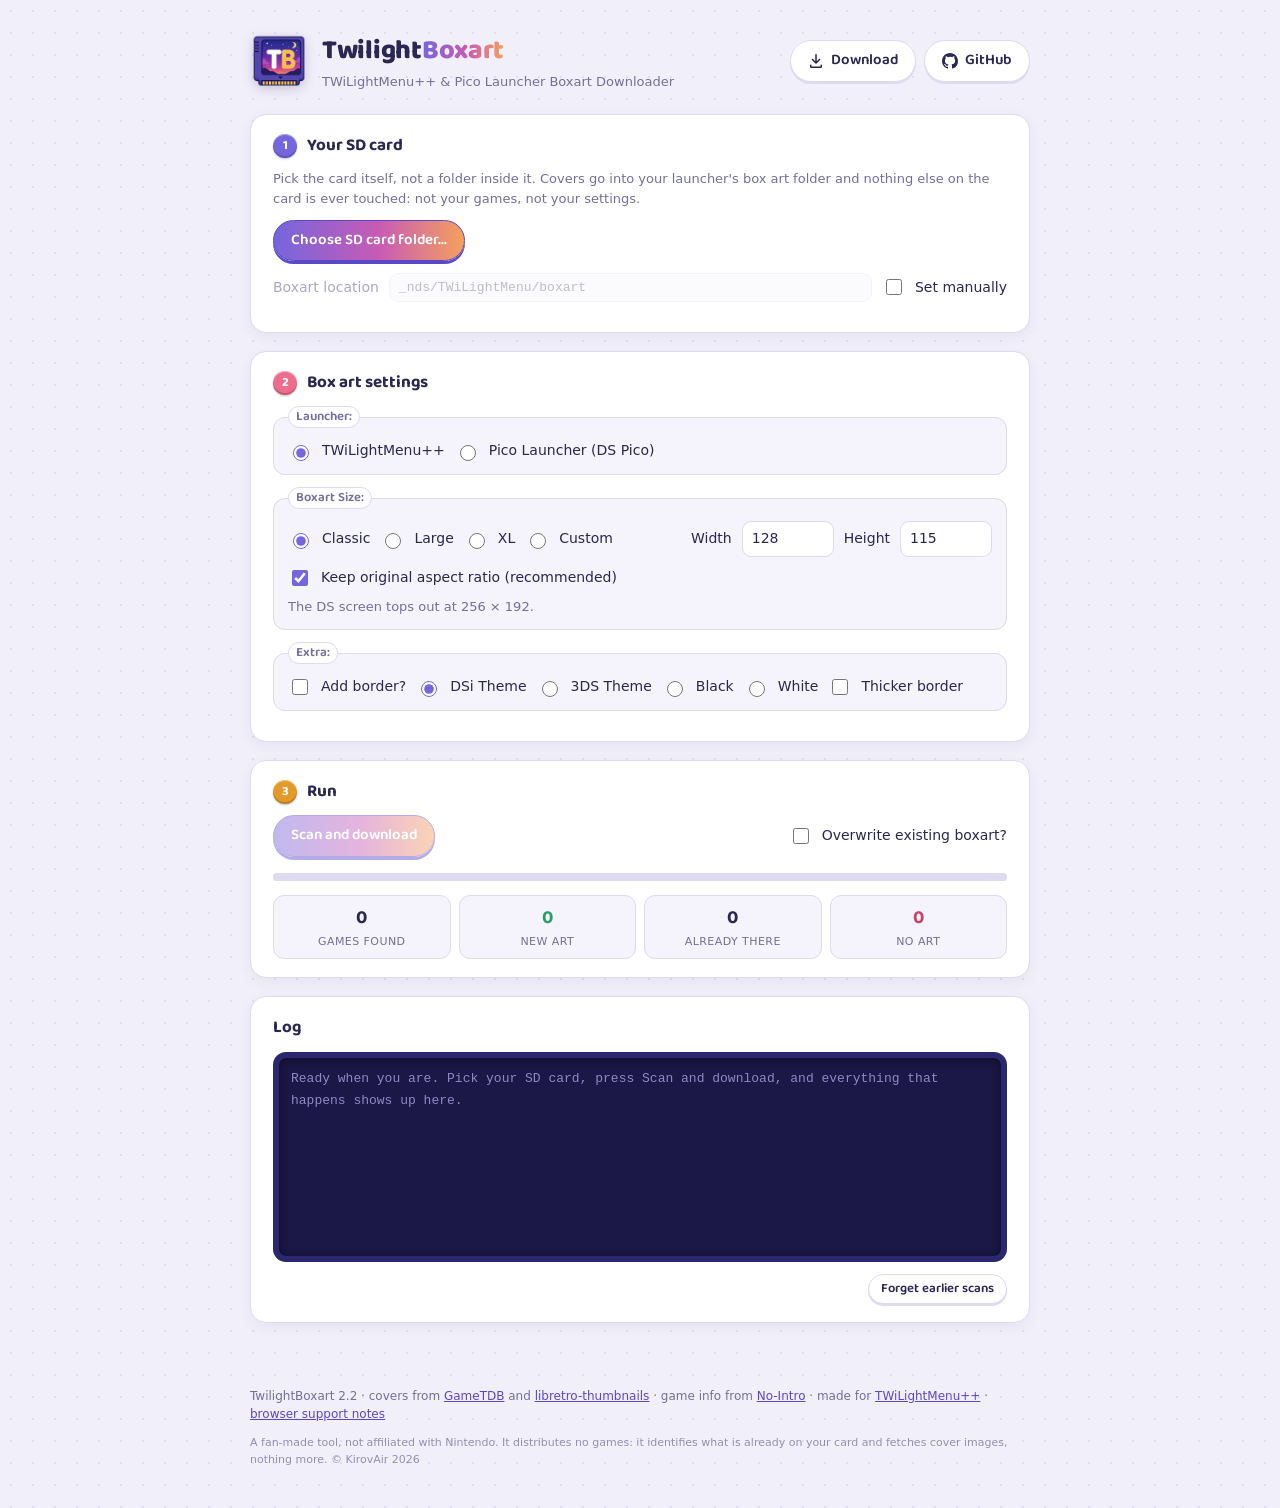
<file: TwilightBoxart.Web/wwwroot/index.html>
<!doctype html>
<html lang="en">

<head>
    <meta charset="utf-8">
    <meta name="viewport" content="width=device-width, initial-scale=1">
    <meta name="theme-color" content="#F1EFFA">

    <title>TwilightBoxart · Box art for TWiLightMenu++ and Pico Launcher</title>
    <meta name="description"
        content="Scans your SD card, works out what your games actually are, and writes the right covers into TWiLightMenu++ or Pico Launcher (DS Pico). Runs in the browser, nothing to install.">

    <!-- Absolute and hardcoded on purpose. A self-hosted instance is not a rival copy of the site
         competing for the same results, it is this app run privately, so it points at the original. -->
    <link rel="canonical" href="https://twilightboxart.com/">

    <meta property="og:type" content="website">
    <meta property="og:site_name" content="TwilightBoxart">
    <meta property="og:url" content="https://twilightboxart.com/">
    <meta property="og:title" content="TwilightBoxart · Box art for TWiLightMenu++ and Pico Launcher">
    <meta property="og:description"
        content="Point it at your SD card and it works out what your games are, then writes the right covers straight onto it. 27 systems, nothing to install.">
    <meta property="og:image" content="https://twilightboxart.com/og.png">
    <meta property="og:image:width" content="1200">
    <meta property="og:image:height" content="630">
    <meta property="og:image:alt"
        content="TwilightBoxart: box art for TWiLightMenu++ and Pico Launcher, straight onto your SD card.">
    <meta name="twitter:card" content="summary_large_image">

    <link rel="manifest" href="manifest.json">
    <link rel="icon" href="icon.png" type="image/png">
    <link rel="apple-touch-icon" href="apple-touch-icon.png">
    <!-- The display font paints the header, so fetching it in parallel with the stylesheet is the
         difference between the title arriving styled and it swapping in after. -->
    <link rel="preload" href="fonts/baloo2-latin.woff2" as="font" type="font/woff2" crossorigin>
    <link rel="stylesheet" href="style.css">

    <script type="application/ld+json">
    {
        "@context": "https://schema.org",
        "@type": "SoftwareApplication",
        "name": "TwilightBoxart",
        "url": "https://twilightboxart.com/",
        "applicationCategory": "UtilitiesApplication",
        "operatingSystem": "Web, Windows, macOS, Linux",
        "description": "Downloads box art for TWiLightMenu++ and Pico Launcher by identifying games from their contents rather than their filenames, and writes the covers straight onto the SD card.",
        "license": "https://www.gnu.org/licenses/gpl-3.0.html",
        "isAccessibleForFree": true,
        "offers": { "@type": "Offer", "price": "0", "priceCurrency": "EUR" }
    }
    </script>
</head>

<body>
    <header class="topbar">
        <div class="brand">
            <img src="icon.png" alt="" width="58" height="58">
            <div>
                <h1>Twilight<span class="pop">Boxart</span></h1>
                <p class="tag">TWiLightMenu++ &amp; Pico Launcher Boxart Downloader</p>
            </div>
        </div>
        <nav class="topbar-actions">
            <button id="install" class="ghost" hidden>Install app</button>
            <!-- The desktop and DS/DSi builds live on the releases page; this page is the browser one. -->
            <a class="ghost iconbtn" href="https://github.com/KirovAir/TwilightBoxart/releases/latest" target="_blank"
                rel="noopener">
                <svg viewBox="0 0 16 16" width="16" height="16" aria-hidden="true">
                    <path fill="currentColor"
                        d="M8 1a.75.75 0 0 1 .75.75v6.44l2.22-2.22a.75.75 0 1 1 1.06 1.06l-3.5 3.5a.75.75 0 0 1-1.06 0l-3.5-3.5a.75.75 0 0 1 1.06-1.06l2.22 2.22V1.75A.75.75 0 0 1 8 1Zm-6 11.25a.75.75 0 0 1 1.5 0v1.25h9v-1.25a.75.75 0 0 1 1.5 0v1.5A1.25 1.25 0 0 1 12.75 15h-9.5A1.25 1.25 0 0 1 2 13.75v-1.5Z" />
                </svg>
                Download
            </a>
            <a class="ghost iconbtn" href="https://github.com/KirovAir/TwilightBoxart" target="_blank"
                rel="noopener">
                <svg viewBox="0 0 16 16" width="16" height="16" aria-hidden="true">
                    <path fill="currentColor"
                        d="M8 0C3.58 0 0 3.58 0 8c0 3.54 2.29 6.53 5.47 7.59.4.07.55-.17.55-.38 0-.19-.01-.82-.01-1.49-2.01.37-2.53-.49-2.69-.94-.09-.23-.48-.94-.82-1.13-.28-.15-.68-.52-.01-.53.63-.01 1.08.58 1.23.82.72 1.21 1.87.87 2.33.66.07-.52.28-.87.51-1.07-1.78-.2-3.64-.89-3.64-3.95 0-.87.31-1.59.82-2.15-.08-.2-.36-1.02.08-2.12 0 0 .67-.21 2.2.82a7.4 7.4 0 0 1 2-.27c.68 0 1.36.09 2 .27 1.53-1.04 2.2-.82 2.2-.82.44 1.1.16 1.92.08 2.12.51.56.82 1.27.82 2.15 0 3.07-1.87 3.75-3.65 3.95.29.25.54.73.54 1.48 0 1.07-.01 1.93-.01 2.2 0 .21.15.46.55.38A8.01 8.01 0 0 0 16 8c0-4.42-3.58-8-8-8Z" />
                </svg>
                GitHub
            </a>
        </nav>
    </header>

    <main>
        <section class="panel note" id="unsupported" hidden>
            <h2>This browser cannot save onto your SD card</h2>
            <p>
                Chrome or Edge on a computer can write straight onto the card; this browser cannot,
                and that will not change. You can still use this page: pick your card below, and at
                the end you get one <code>.zip</code> to copy onto the card yourself. Or use the
                desktop app, which works everywhere.
            </p>
            <p class="muted">The full story is in the <a href="support.html">browser support notes</a>.</p>
        </section>

        <section class="panel">
            <h2><span class="step">1</span> Your SD card</h2>
            <p class="muted">
                Pick the card itself, not a folder inside it. Covers go into your launcher's box art
                folder and nothing else on the card is ever touched: not your games, not your
                settings.
            </p>
            <div class="row">
                <button id="pick" class="primary">Choose SD card folder…</button>
                <button id="reconnect" class="ghost" hidden>Reconnect to “<span id="reconnect-name"></span>”</button>
                <label id="fallback-pick" class="filebtn" hidden>
                    Choose folder to scan (read-only)
                    <input type="file" id="dirinput" webkitdirectory directory multiple hidden>
                </label>
                <span class="grow"></span>
                <span class="chip" id="card-name"></span>
            </div>
            <div class="row" style="margin-top: 12px">
                <label class="grow">Boxart location
                    <input type="text" id="dest" value="_nds/TWiLightMenu/boxart" disabled>
                </label>
                <label class="check"><input type="checkbox" id="dest-custom"> Set manually</label>
            </div>
            <p id="card-status" class="status"></p>
        </section>

        <section class="panel">
            <h2><span class="step">2</span> Box art settings</h2>
            <fieldset>
                <legend>Launcher:</legend>
                <div class="row">
                    <label class="check"><input type="radio" name="launcher" id="launcher-twilight" value="twilight"
                            checked> TWiLightMenu++</label>
                    <label class="check"><input type="radio" name="launcher" id="launcher-pico" value="pico"> Pico
                        Launcher (DS Pico)</label>
                </div>
                <p class="muted" id="pico-note" style="margin: 8px 0 0" hidden>Pico covers are one fixed format
                    (128 × 96, 256 colours), so size and border settings don't apply.</p>
            </fieldset>
            <fieldset id="settings-size">
                <legend>Boxart Size:</legend>
                <div class="row">
                    <label class="check"><input type="radio" name="size" id="size-classic" value="classic" checked>
                        Classic</label>
                    <label class="check"><input type="radio" name="size" id="size-large" value="large"> Large</label>
                    <label class="check"><input type="radio" name="size" id="size-xl" value="xl"> XL</label>
                    <label class="check"><input type="radio" name="size" id="size-custom" value="custom"> Custom</label>
                    <span class="grow"></span>
                    <label>Width <input type="number" id="w" value="128" min="1" max="256"></label>
                    <label>Height <input type="number" id="h" value="115" min="1" max="192"></label>
                </div>
                <label class="check" style="margin-top: 10px"><input type="checkbox" id="ar" checked> Keep original
                    aspect ratio (recommended)</label>
                <p class="muted" style="margin: 8px 0 0">The DS screen tops out at 256 × 192.</p>
            </fieldset>
            <fieldset id="settings-extra">
                <legend>Extra:</legend>
                <div class="row">
                    <label class="check"><input type="checkbox" id="border"> Add border?</label>
                    <label class="check"><input type="radio" name="borderstyle" id="border-dsi" value="NintendoDsi"
                            checked> DSi Theme</label>
                    <label class="check"><input type="radio" name="borderstyle" id="border-3ds" value="Nintendo3Ds"> 3DS
                        Theme</label>
                    <label class="check"><input type="radio" name="borderstyle" id="border-black" value="Black">
                        Black</label>
                    <label class="check"><input type="radio" name="borderstyle" id="border-white" value="White">
                        White</label>
                    <label class="check"><input type="checkbox" id="thick"> Thicker border</label>
                </div>
            </fieldset>
        </section>

        <section class="panel">
            <h2><span class="step">3</span> Run</h2>
            <div class="row">
                <button id="start" class="primary" disabled>Scan and download</button>
                <button id="cancel" class="ghost" hidden>Stop</button>
                <button id="retry" class="ghost" hidden>Retry the misses</button>
                <span class="grow"></span>
                <label class="check"><input type="checkbox" id="overwrite"> Overwrite existing boxart?</label>
            </div>

            <div class="bar"><div id="bar-fill"></div></div>

            <ul class="counters">
                <li><span id="c-found">0</span><em>games found</em></li>
                <li class="ok"><span id="c-written">0</span><em>new art</em></li>
                <li title="Already on the card, left alone"><span id="c-skipped">0</span><em>already there</em></li>
                <li class="bad"><span id="c-missed">0</span><em>no art</em></li>
            </ul>

            <p id="zip-wrap" hidden>
                <button id="zipbtn" class="primary">Download images as a .zip</button>
                <span class="muted">Unzip it onto your card; the folders inside already match.</span>
            </p>
        </section>

        <section class="panel" id="misses" hidden>
            <h2>No art for these <span id="miss-count" class="muted"></span></h2>
            <div class="table-wrap">
                <table>
                    <thead>
                        <tr>
                            <th>Game</th>
                            <th>Why</th>
                        </tr>
                    </thead>
                    <tbody id="miss-body"></tbody>
                </table>
            </div>
            <p id="miss-note" class="muted"></p>
        </section>

        <section class="panel">
            <h2>Log</h2>
            <div id="log" class="log" role="log" aria-live="polite"></div>
            <p class="row muted">
                <span id="cache-note" class="grow"></span>
                <button id="clear-cache" class="ghost small">Forget earlier scans</button>
            </p>
        </section>
    </main>

    <footer>
        <p>
            TwilightBoxart 2.2 · covers from <a href="https://www.gametdb.com">GameTDB</a> and
            <a href="https://github.com/libretro-thumbnails">libretro-thumbnails</a> · game info from
            <a href="https://no-intro.org">No-Intro</a> · made for
            <a href="https://github.com/DS-Homebrew/TWiLightMenu">TWiLightMenu++</a> ·
            <a href="support.html">browser support notes</a>
        </p>
        <p class="legal">
            A fan-made tool, not affiliated with Nintendo. It distributes no games: it identifies
            what is already on your card and fetches cover images, nothing more. © KirovAir 2026
        </p>
    </footer>

    <script type="module" src="app.js"></script>
</body>

</html>
</file>
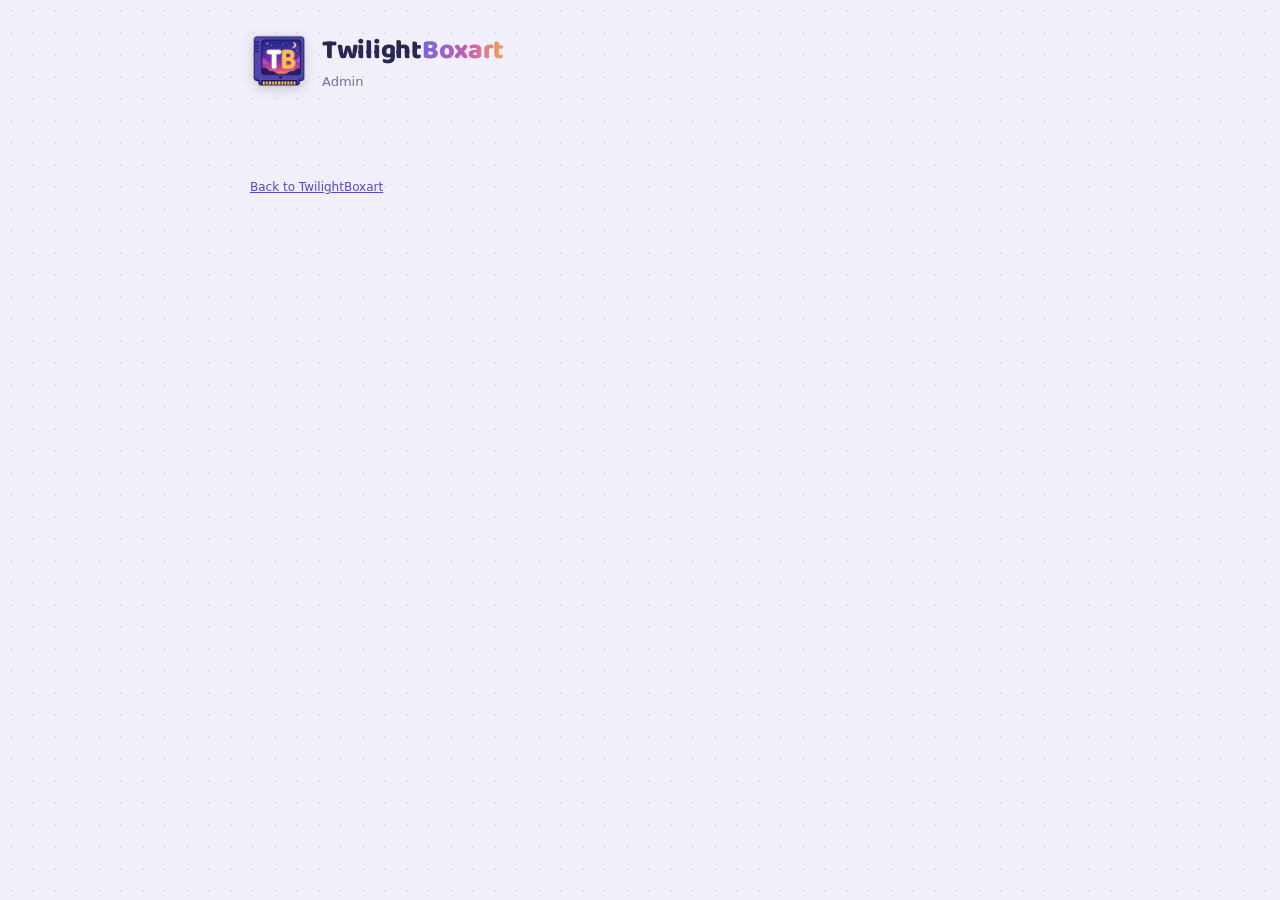
<file: TwilightBoxart.Web/wwwroot/admin.html>
<!doctype html>
<html lang="en">

<head>
    <meta charset="utf-8">
    <meta name="viewport" content="width=device-width, initial-scale=1">
    <meta name="theme-color" content="#F1EFFA">
    <meta name="robots" content="noindex">
    <title>TwilightBoxart · Admin</title>
    <link rel="icon" href="icon.png" type="image/png">
    <link rel="stylesheet" href="style.css">
</head>

<body>
    <header class="topbar">
        <div class="brand">
            <img src="icon.png" alt="" width="58" height="58">
            <div>
                <h1>Twilight<span class="pop">Boxart</span></h1>
                <p class="tag">Admin</p>
            </div>
        </div>
        <button id="logout" class="ghost" hidden>Log out</button>
    </header>

    <main>
        <!-- Login: shown until /v2/admin/stats answers 200. -->
        <section class="panel" id="login-panel" hidden>
            <h2>Owner login</h2>
            <p id="login-note" class="admin-note">This panel is for whoever runs this instance.</p>
            <form id="login-form" class="admin-login">
                <input id="password" type="password" autocomplete="current-password" placeholder="Admin password">
                <button type="submit" class="primary">Log in</button>
            </form>
            <p id="login-error" class="admin-error" hidden></p>
        </section>

        <section class="panel" id="stats-panel" hidden>
            <h2>Index</h2>
            <p class="admin-note">
                Built by this server from the public No-Intro DAT files. Update it when No-Intro
                has moved on; everything keeps serving while the new one builds.
            </p>
            <div class="admin-grid" id="index-grid"></div>
            <div class="admin-actions">
                <button id="rebuild" class="primary">Update No-Intro index</button>
                <span id="build-state" class="admin-note"></span>
            </div>
            <pre id="build-log" class="admin-log" hidden></pre>
        </section>

        <section class="panel" id="stats-extra" hidden>
            <h2>Instance</h2>
            <div class="admin-grid" id="instance-grid"></div>
            <h2>Activity</h2>
            <div class="admin-grid" id="client-grid"></div>
            <h2>Upstreams</h2>
            <div class="admin-grid" id="upstream-grid"></div>
        </section>
    </main>

    <footer>
        <p><a href="./">Back to TwilightBoxart</a></p>
    </footer>

    <script type="module" src="admin.js"></script>
</body>

</html>
</file>
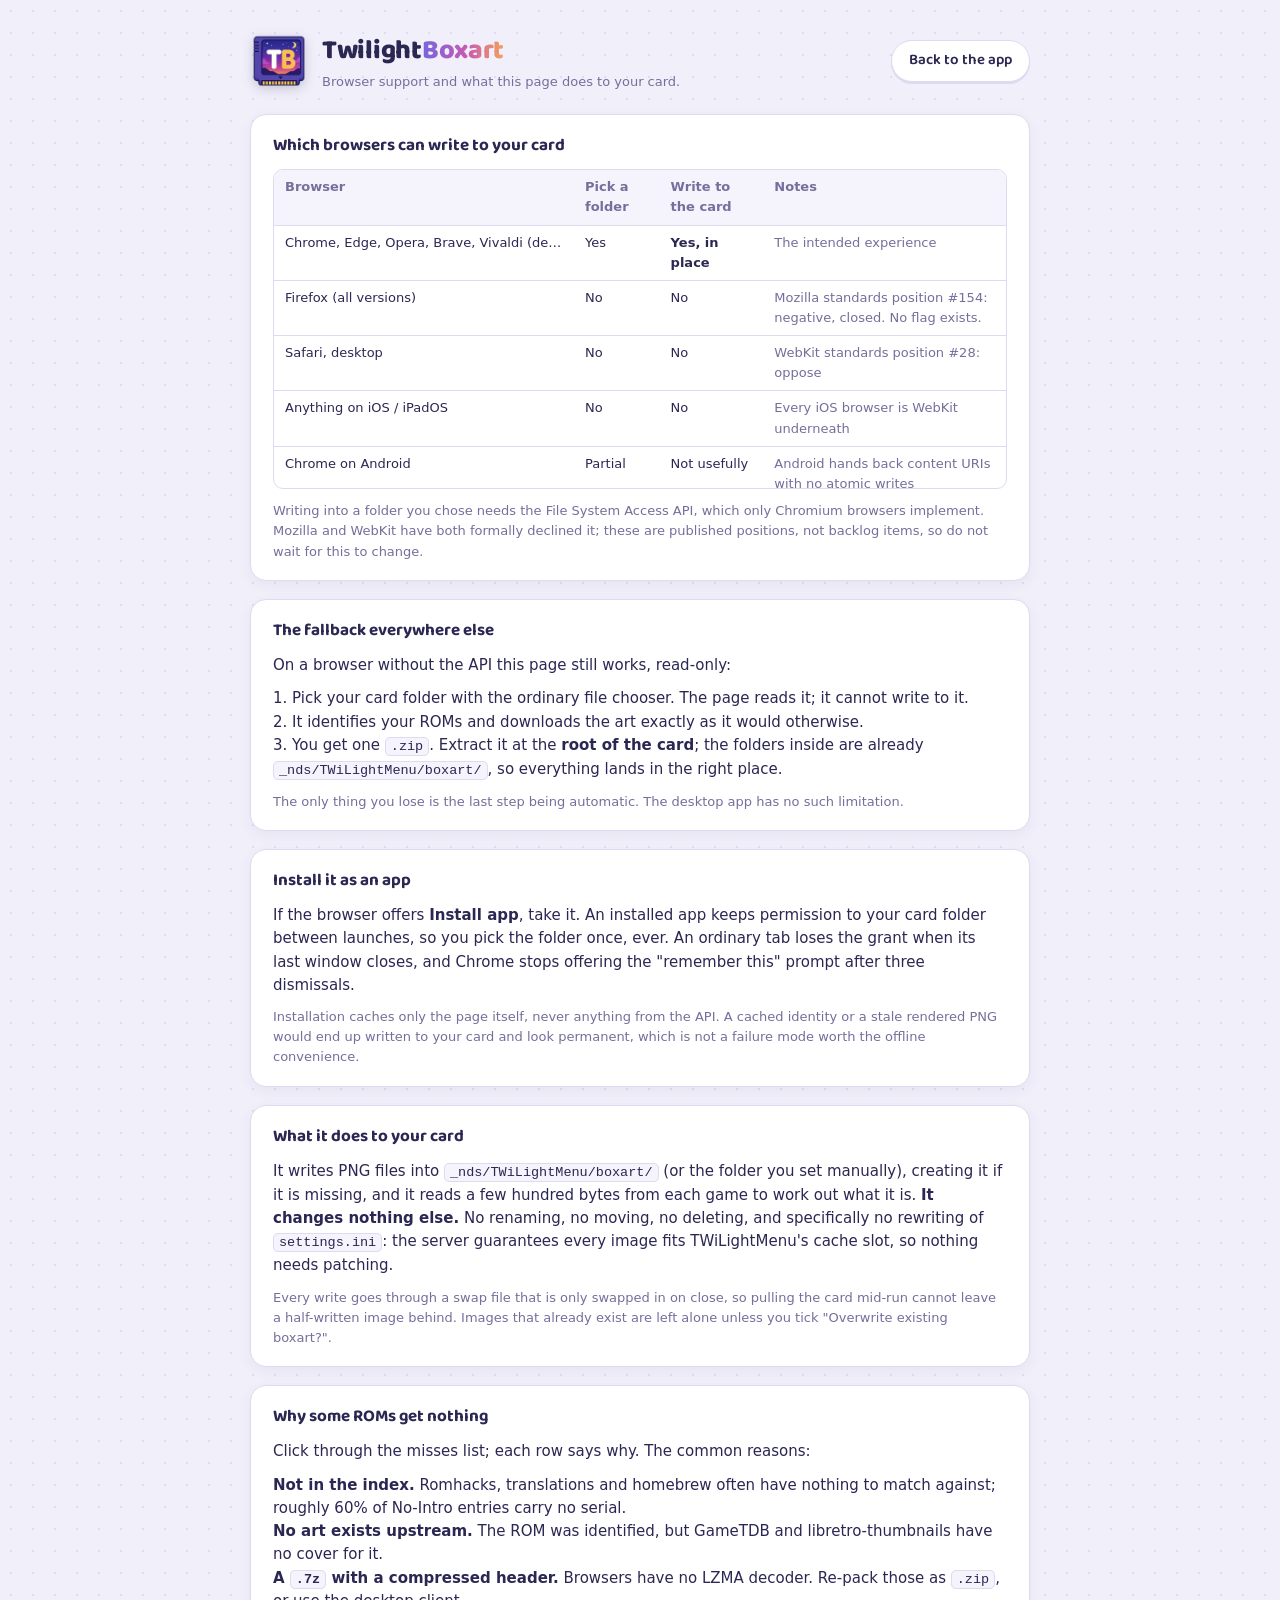
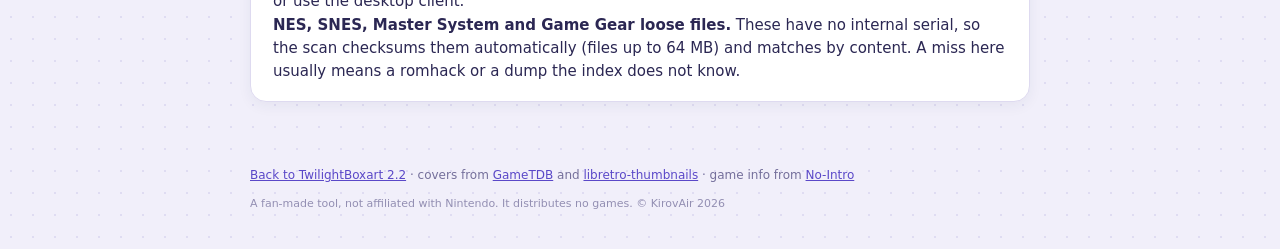
<file: TwilightBoxart.Web/wwwroot/support.html>
<!doctype html>
<html lang="en">

<head>
    <meta charset="utf-8">
    <meta name="viewport" content="width=device-width, initial-scale=1">
    <meta name="theme-color" content="#F1EFFA">
    <meta name="description" content="Which browsers can write box art straight onto an SD card, and what the fallback looks like everywhere else.">
    <title>Browser support · TwilightBoxart</title>
    <link rel="canonical" href="https://twilightboxart.com/support.html">

    <meta property="og:type" content="article">
    <meta property="og:site_name" content="TwilightBoxart">
    <meta property="og:url" content="https://twilightboxart.com/support.html">
    <meta property="og:title" content="Browser support · TwilightBoxart">
    <meta property="og:description" content="Which browsers can write box art straight onto an SD card, and what the fallback looks like everywhere else.">
    <meta property="og:image" content="https://twilightboxart.com/og.png">
    <meta name="twitter:card" content="summary_large_image">

    <link rel="icon" href="icon.png" type="image/png">
    <link rel="preload" href="fonts/baloo2-latin.woff2" as="font" type="font/woff2" crossorigin>
    <link rel="stylesheet" href="style.css">
</head>

<body>
    <header class="topbar">
        <div class="brand">
            <img src="icon.png" alt="" width="58" height="58">
            <div>
                <h1>Twilight<span class="pop">Boxart</span></h1>
                <p class="tag">Browser support and what this page does to your card.</p>
            </div>
        </div>
        <a href="./"><button class="ghost">Back to the app</button></a>
    </header>

    <main>
        <section class="panel">
            <h2>Which browsers can write to your card</h2>
            <div class="table-wrap">
                <table>
                    <thead>
                        <tr>
                            <th>Browser</th>
                            <th>Pick a folder</th>
                            <th>Write to the card</th>
                            <th>Notes</th>
                        </tr>
                    </thead>
                    <tbody>
                        <tr>
                            <td>Chrome, Edge, Opera, Brave, Vivaldi (desktop)</td>
                            <td>Yes</td>
                            <td><strong>Yes, in place</strong></td>
                            <td>The intended experience</td>
                        </tr>
                        <tr>
                            <td>Firefox (all versions)</td>
                            <td>No</td>
                            <td>No</td>
                            <td>Mozilla standards position #154: negative, closed. No flag exists.</td>
                        </tr>
                        <tr>
                            <td>Safari, desktop</td>
                            <td>No</td>
                            <td>No</td>
                            <td>WebKit standards position #28: oppose</td>
                        </tr>
                        <tr>
                            <td>Anything on iOS / iPadOS</td>
                            <td>No</td>
                            <td>No</td>
                            <td>Every iOS browser is WebKit underneath</td>
                        </tr>
                        <tr>
                            <td>Chrome on Android</td>
                            <td>Partial</td>
                            <td>Not usefully</td>
                            <td>Android hands back content URIs with no atomic writes</td>
                        </tr>
                    </tbody>
                </table>
            </div>
            <p class="muted" style="margin-top: 12px">
                Writing into a folder you chose needs the File System Access API, which only Chromium
                browsers implement. Mozilla and WebKit have both formally declined it; these are
                published positions, not backlog items, so do not wait for this to change.
            </p>
        </section>

        <section class="panel">
            <h2>The fallback everywhere else</h2>
            <p>On a browser without the API this page still works, read-only:</p>
            <p>
                1. Pick your card folder with the ordinary file chooser. The page reads it; it cannot
                write to it.<br>
                2. It identifies your ROMs and downloads the art exactly as it would otherwise.<br>
                3. You get one <code>.zip</code>. Extract it at the <strong>root of the card</strong>;
                the folders inside are already <code>_nds/TWiLightMenu/boxart/</code>, so everything
                lands in the right place.
            </p>
            <p class="muted">The only thing you lose is the last step being automatic. The desktop app
                has no such limitation.</p>
        </section>

        <section class="panel">
            <h2>Install it as an app</h2>
            <p>
                If the browser offers <strong>Install app</strong>, take it. An installed app keeps
                permission to your card folder between launches, so you pick the folder once, ever. An
                ordinary tab loses the grant when its last window closes, and Chrome stops offering the
                "remember this" prompt after three dismissals.
            </p>
            <p class="muted">
                Installation caches only the page itself, never anything from the API. A cached
                identity or a stale rendered PNG would end up written to your card and look permanent,
                which is not a failure mode worth the offline convenience.
            </p>
        </section>

        <section class="panel">
            <h2>What it does to your card</h2>
            <p>
                It writes PNG files into <code>_nds/TWiLightMenu/boxart/</code> (or the folder you set
                manually), creating it if it is missing, and it reads a few hundred bytes from each game
                to work out what it is. <strong>It changes nothing else.</strong> No renaming, no
                moving, no deleting, and specifically no rewriting of <code>settings.ini</code>: the
                server guarantees every image fits TWiLightMenu's cache slot, so nothing needs
                patching.
            </p>
            <p class="muted">
                Every write goes through a swap file that is only swapped in on close, so pulling the
                card mid-run cannot leave a half-written image behind. Images that already exist are
                left alone unless you tick "Overwrite existing boxart?".
            </p>
        </section>

        <section class="panel">
            <h2>Why some ROMs get nothing</h2>
            <p>Click through the misses list; each row says why. The common reasons:</p>
            <p>
                <strong>Not in the index.</strong> Romhacks, translations and homebrew often have
                nothing to match against; roughly 60% of No-Intro entries carry no serial.<br>
                <strong>No art exists upstream.</strong> The ROM was identified, but GameTDB and
                libretro-thumbnails have no cover for it.<br>
                <strong>A <code>.7z</code> with a compressed header.</strong> Browsers have no LZMA
                decoder. Re-pack those as <code>.zip</code>, or use the desktop client.<br>
                <strong>NES, SNES, Master System and Game Gear loose files.</strong> These have no
                internal serial, so the scan checksums them automatically (files up to 64 MB) and
                matches by content. A miss here usually means a romhack or a dump the index does
                not know.
            </p>
        </section>
    </main>

    <footer>
        <p><a href="./">Back to TwilightBoxart 2.2</a> · covers from <a href="https://www.gametdb.com">GameTDB</a> and
            <a href="https://github.com/libretro-thumbnails">libretro-thumbnails</a> · game info from
            <a href="https://no-intro.org">No-Intro</a></p>
        <p class="legal">
            A fan-made tool, not affiliated with Nintendo. It distributes no games. © KirovAir 2026
        </p>
    </footer>
</body>

</html>
</file>
<file: TwilightBoxart.Web/wwwroot/style.css>
/* style.css: light, toy-like, no framework. Polar-white DS Lite plastic, face-button steps,
   and one dark element: the log, styled as the console's screen. */

/* Baloo 2 (SIL OFL), self-hosted: one variable-weight file per script subset, so nothing is
   fetched from a third party and the app works offline. Other scripts fall back to the system
   rounded stack via unicode-range. */
@font-face {
    font-family: "Baloo 2";
    font-style: normal;
    font-weight: 600 800;
    font-display: swap;
    src: url("fonts/baloo2-latin.woff2") format("woff2");
    unicode-range: U+0000-00FF, U+0131, U+0152-0153, U+02BB-02BC, U+02C6, U+02DA, U+02DC, U+0304, U+0308, U+0329, U+2000-206F, U+20AC, U+2122, U+2191, U+2193, U+2212, U+2215, U+FEFF, U+FFFD;
}

@font-face {
    font-family: "Baloo 2";
    font-style: normal;
    font-weight: 600 800;
    font-display: swap;
    src: url("fonts/baloo2-latin-ext.woff2") format("woff2");
    unicode-range: U+0100-02BA, U+02BD-02C5, U+02C7-02CC, U+02CE-02D7, U+02DD-02FF, U+0304, U+0308, U+0329, U+1D00-1DBF, U+1E00-1E9F, U+1EF2-1EFF, U+2020, U+20A0-20AB, U+20AD-20C0, U+2113, U+2C60-2C7F, U+A720-A7FF;
}

:root {
    --paper: #F1EFFA;
    --dot: #DFDCF2;
    --panel: #FFFFFF;
    --panel-2: #F5F3FC;
    --line: #DEDAF0;
    --text: #2B2753;
    --muted: #746F9B;
    --accent: #7566DD;
    --accent-deep: #5A48C8;
    --red: #E25C7C;
    --red-deep: #C64465;
    --yellow: #F7B733;
    --green: #3FBF7F;
    --green-deep: #2C9D64;
    --screen: #1B1746;
    --screen-bezel: #2C2870;
    --screen-text: #D9D5F4;
    --coral: #EF6D8C;
    --gold: #F5B43F;
    --gold-deep: #E39A28;
    --sunset: linear-gradient(90deg, #7566DD, #C75BB4 55%, #F5A05C);
    --radius: 16px;
    --display: "Baloo 2", ui-rounded, "SF Pro Rounded", "Segoe UI", system-ui, sans-serif;
}

* {
    box-sizing: border-box;
}

/* Several rules below set `display`, which would otherwise beat the user agent's
   [hidden] { display: none } and leave hidden controls on screen. */
[hidden] {
    display: none !important;
}

html {
    color-scheme: light;
}

body {
    margin: 0;
    background: var(--paper) radial-gradient(var(--dot) 1.2px, transparent 1.2px);
    background-size: 22px 22px;
    color: var(--text);
    font: 15px/1.55 system-ui, -apple-system, "Segoe UI", Roboto, sans-serif;
}

main {
    max-width: 820px;
    margin: 0 auto;
    padding: 0 20px 64px;
    display: grid;
    gap: 18px;
}

:focus-visible {
    outline: 3px solid rgba(117, 102, 221, 0.45);
    outline-offset: 2px;
}

/* header */

.topbar {
    max-width: 820px;
    margin: 0 auto;
    padding: 30px 20px 22px;
    display: flex;
    align-items: center;
    gap: 16px;
}

.brand {
    display: flex;
    align-items: center;
    gap: 14px;
    flex: 1;
}

.topbar-actions {
    display: flex;
    align-items: center;
    gap: 8px;
}

.brand img {
    filter: drop-shadow(0 3px 6px rgba(43, 39, 83, 0.22));
}

h1 {
    font-family: var(--display);
    font-size: 27px;
    font-weight: 800;
    margin: 0;
    letter-spacing: -0.01em;
}

h1 .pop {
    background: var(--sunset);
    -webkit-background-clip: text;
    background-clip: text;
    color: transparent;
}

.tag {
    margin: 0;
    color: var(--muted);
    font-size: 13px;
}

h2 {
    font-family: var(--display);
    font-size: 17px;
    font-weight: 700;
    margin: 0 0 10px;
    display: flex;
    align-items: center;
    gap: 10px;
}

/* Step markers as DS face buttons: round, coloured, slightly pressed-out of the plastic. */
.step {
    display: inline-grid;
    place-items: center;
    width: 24px;
    height: 24px;
    border-radius: 50%;
    background: var(--accent);
    color: #fff;
    font-family: var(--display);
    font-size: 13px;
    font-weight: 700;
    box-shadow: inset 0 1px 0 rgba(255, 255, 255, 0.4), inset 0 -2px 0 rgba(0, 0, 0, 0.18),
    0 1px 2px rgba(37, 51, 82, 0.3);
}

main > .panel:nth-of-type(3) .step {
    background: var(--coral);
}

main > .panel:nth-of-type(4) .step {
    background: var(--gold-deep);
}

/* panels */

.panel {
    background: var(--panel);
    border: 1px solid var(--line);
    border-radius: var(--radius);
    padding: 18px 22px;
    box-shadow: 0 4px 14px rgba(37, 51, 82, 0.06);
}

.panel.note {
    border-color: #F0DFAC;
    background: #FFF8E3;
}

.muted {
    color: var(--muted);
    font-size: 13px;
}

/* Which systems get scanned, folded away in step 1. Twenty-six rows is worth having on the page and
   not worth the height by default, so it opens on demand and costs nothing shut. */
details.formats {
    margin: 0 0 12px;
    font-size: 13px;
}

details.formats > summary {
    width: fit-content;
    color: var(--accent-deep);
    cursor: pointer;
}

details.formats dl {
    display: grid;
    grid-template-columns: max-content 1fr;
    gap: 3px 16px;
    margin: 10px 0 0;
    padding: 12px 14px;
    border: 1px solid var(--line);
    border-radius: var(--radius);
    background: var(--panel-2);
}

details.formats dt {
    color: var(--text);
}

details.formats dd {
    margin: 0;
    color: var(--muted);
}

details.formats > p {
    margin: 8px 0 0;
}

p {
    margin: 0 0 10px;
}

p:last-child {
    margin-bottom: 0;
}

code {
    background: var(--panel-2);
    border: 1px solid var(--line);
    padding: 1px 5px;
    border-radius: 5px;
    font-size: 0.9em;
}

a {
    color: var(--accent-deep);
}

/* controls */

.row {
    display: flex;
    align-items: center;
    gap: 10px;
    flex-wrap: wrap;
}

.grow {
    flex: 1;
}

fieldset {
    border: 1px solid var(--line);
    background: var(--panel-2);
    border-radius: 12px;
    padding: 12px 14px;
    margin: 0 0 12px;
}

legend {
    font-family: var(--display);
    font-weight: 600;
    padding: 0 7px;
    font-size: 13px;
    color: var(--muted);
    background: var(--panel);
    border: 1px solid var(--line);
    border-radius: 999px;
}

/* Pill buttons that press down like the buttons under your thumbs. */
button,
.filebtn,
a.ghost {
    font: inherit;
    font-family: var(--display);
    font-weight: 600;
    padding: 8px 17px;
    border-radius: 999px;
    border: 1px solid var(--line);
    background: var(--panel);
    color: var(--text);
    cursor: pointer;
    box-shadow: 0 2px 0 var(--line);
    transition: transform 0.06s ease, box-shadow 0.06s ease;
}

button:hover:not(:disabled),
.filebtn:hover,
a.ghost:hover {
    border-color: #BBB4E0;
}

button:active:not(:disabled),
.filebtn:active,
a.ghost:active {
    transform: translateY(2px);
    box-shadow: 0 0 0 var(--line);
}

.iconbtn {
    display: inline-flex;
    align-items: center;
    gap: 7px;
    color: var(--text);
    text-decoration: none;
}

button:disabled {
    opacity: 0.45;
    cursor: default;
    box-shadow: none;
}

button.primary {
    background: var(--sunset);
    border-color: var(--accent-deep);
    color: #fff;
    box-shadow: 0 3px 0 var(--accent-deep);
}

button.primary:hover:not(:disabled) {
    filter: brightness(1.06);
}

button.primary:active:not(:disabled) {
    transform: translateY(3px);
    box-shadow: 0 0 0 var(--accent-deep);
}

button.small {
    padding: 4px 12px;
    font-size: 13px;
}

/* The card that is about to be written to, as a card-shaped badge: worth spotting before you
   press go. */
.chip {
    display: inline-flex;
    align-items: center;
    gap: 7px;
    max-width: 280px;
    padding: 5px 13px 5px 11px;
    border-radius: 999px;
    border: 1px solid #C6BEEA;
    background: var(--panel-2);
    color: var(--accent-deep);
    font-family: var(--display);
    font-weight: 600;
    font-size: 13px;
    white-space: nowrap;
    overflow: hidden;
    text-overflow: ellipsis;
}

.chip:empty {
    display: none;
}

.chip::before {
    content: "";
    flex: none;
    width: 13px;
    height: 16px;
    background: currentColor;
    -webkit-mask: url("data:image/svg+xml,%3Csvg xmlns='http://www.w3.org/2000/svg' viewBox='0 0 20 24'%3E%3Cpath fill-rule='evenodd' d='M9 0h8a3 3 0 0 1 3 3v18a3 3 0 0 1-3 3H3a3 3 0 0 1-3-3V9Zm2 3.5v5h2v-5Zm4 0v5h2v-5Z'/%3E%3C/svg%3E") center/contain no-repeat;
    mask: url("data:image/svg+xml,%3Csvg xmlns='http://www.w3.org/2000/svg' viewBox='0 0 20 24'%3E%3Cpath fill-rule='evenodd' d='M9 0h8a3 3 0 0 1 3 3v18a3 3 0 0 1-3 3H3a3 3 0 0 1-3-3V9Zm2 3.5v5h2v-5Zm4 0v5h2v-5Z'/%3E%3C/svg%3E") center/contain no-repeat;
}

label {
    display: flex;
    align-items: center;
    justify-content: space-between;
    gap: 10px;
    font-size: 14px;
}

label.check {
    justify-content: flex-start;
}

label.small {
    font-size: 13px;
    color: var(--muted);
}

input[type=number] {
    font: inherit;
    width: 92px;
    padding: 6px 9px;
    border-radius: 9px;
    border: 1px solid var(--line);
    background: var(--panel);
    color: var(--text);
}

input[type=number]:disabled {
    opacity: 0.5;
    background: var(--panel-2);
}

input[type=text] {
    flex: 1;
    min-width: 220px;
    padding: 6px 9px;
    border-radius: 9px;
    border: 1px solid var(--line);
    background: var(--panel);
    color: var(--text);
    font: 13px ui-monospace, SFMono-Regular, Menlo, Consolas, monospace;
}

input[type=text]:disabled {
    opacity: 0.5;
    background: var(--panel-2);
}

input[type=checkbox],
input[type=radio] {
    accent-color: var(--accent);
    width: 16px;
    height: 16px;
}

/* The classic app grays out whatever the current choices make irrelevant. */
label:has(input:disabled) {
    color: var(--muted);
    opacity: 0.6;
}

/* status */

.status {
    margin: 12px 0 0;
    font-size: 13px;
    color: var(--muted);
}

.status.good {
    color: var(--green-deep);
}

.status.warn {
    color: #A97D18;
}

.status.bad {
    color: var(--red-deep);
}

/* progress */

.bar {
    height: 8px;
    background: var(--line);
    border-radius: 999px;
    margin: 16px 0 14px;
    overflow: hidden;
}

#bar-fill {
    height: 100%;
    width: 0;
    background: var(--sunset);
    border-radius: 999px;
    transition: width 0.25s ease;
}

.counters {
    list-style: none;
    display: grid;
    grid-template-columns: repeat(auto-fit, minmax(88px, 1fr));
    gap: 8px;
    margin: 0;
    padding: 0;
}

.counters li {
    background: var(--panel-2);
    border: 1px solid var(--line);
    border-radius: 11px;
    padding: 8px 10px;
    display: grid;
    text-align: center;
}

.counters span {
    font-family: var(--display);
    font-size: 19px;
    font-variant-numeric: tabular-nums;
    font-weight: 700;
}

.counters em {
    font-style: normal;
    font-size: 11px;
    color: var(--muted);
    text-transform: uppercase;
    letter-spacing: 0.04em;
}

.counters li.ok span {
    color: var(--green-deep);
}

.counters li.bad span {
    color: var(--red-deep);
}

/* misses */

.table-wrap {
    max-height: 320px;
    overflow: auto;
    border: 1px solid var(--line);
    border-radius: 10px;
}

table {
    width: 100%;
    border-collapse: collapse;
    font-size: 13px;
}

th,
td {
    text-align: left;
    padding: 7px 11px;
    border-bottom: 1px solid var(--line);
    vertical-align: top;
}

th {
    position: sticky;
    top: 0;
    background: var(--panel-2);
    color: var(--muted);
    font-weight: 600;
}

td:first-child {
    white-space: nowrap;
    max-width: 300px;
    overflow: hidden;
    text-overflow: ellipsis;
}

td:last-child {
    color: var(--muted);
}

/* your own covers */

/* The misses table grew an action column, so "why" is the middle cell there, not the last. */
#misses td:nth-child(2) {
    color: var(--muted);
}

#misses td.miss-action {
    color: inherit;
    text-align: right;
    white-space: nowrap;
}

#misses td.miss-action button {
    white-space: nowrap;
}

#misses tr.covered td:nth-child(2) {
    color: var(--green-deep);
}

#misses tr.drop-hot td {
    background: rgba(117, 102, 221, 0.12);
}

.custom-note {
    margin-top: 14px;
}

/* A button that reads as a link: the quiet way into the modal, never a call to action. */
button.linklike {
    padding: 0;
    border: 0;
    background: none;
    box-shadow: none;
    font: inherit;
    color: var(--accent-deep);
    text-decoration: underline;
    cursor: pointer;
}

#custom-modal {
    width: min(680px, calc(100vw - 40px));
    border: 1px solid var(--line);
    border-radius: var(--radius);
    background: var(--panel);
    color: var(--text);
    padding: 20px 24px;
    box-shadow: 0 18px 50px rgba(37, 51, 82, 0.25);
}

#custom-modal::backdrop {
    background: rgba(43, 39, 83, 0.35);
}

#custom-search {
    width: 100%;
    padding: 8px 11px;
    border-radius: 9px;
    border: 1px solid var(--line);
    background: var(--panel);
    color: var(--text);
    font: inherit;
}

#custom-games {
    list-style: none;
    margin: 10px 0 0;
    padding: 0;
    max-height: 300px;
    overflow: auto;
    display: grid;
    gap: 2px;
}

#custom-games button {
    width: 100%;
    display: flex;
    align-items: center;
    justify-content: space-between;
    gap: 12px;
    padding: 7px 11px;
    border-radius: 9px;
    border: 1px solid transparent;
    background: none;
    box-shadow: none;
    font-family: inherit;
    font-weight: 400;
    font-size: 14px;
    text-align: left;
}

#custom-games button:hover {
    background: var(--panel-2);
    border-color: var(--line);
}

#custom-games button span {
    overflow: hidden;
    text-overflow: ellipsis;
    white-space: nowrap;
}

#custom-games button em {
    flex: none;
    font-style: normal;
    font-size: 12px;
    color: var(--muted);
}

.custom-compare {
    display: flex;
    align-items: center;
    justify-content: center;
    gap: 16px;
    flex-wrap: wrap;
    margin: 14px 0;
}

.custom-compare figure {
    margin: 0;
    display: grid;
    gap: 6px;
    justify-items: center;
}

.custom-compare figcaption {
    font-size: 12px;
}

#custom-src {
    max-width: 180px;
    max-height: 180px;
    border-radius: 8px;
    border: 1px solid var(--line);
}

/* Shown at twice its real pixels (custom.js sets the widths), pixelated so the preview is honest
   about what the console will actually display. The wrapper clips the Pico BMP's padding columns,
   which the launcher never shows either. */
#custom-crop {
    overflow: hidden;
    border-radius: 4px;
    border: 1px solid var(--line);
}

#custom-out {
    display: block;
    image-rendering: pixelated;
}

.custom-arrow {
    color: var(--muted);
    font-size: 20px;
}

/* Mid-drag hint. pointer-events: none is load-bearing: the drop must land on what is under it. */
#drop-overlay {
    position: fixed;
    inset: 0;
    z-index: 50;
    margin: 8px;
    pointer-events: none;
    border: 3px dashed var(--accent);
    border-radius: 12px;
    background: rgba(117, 102, 221, 0.08);
    display: flex;
    justify-content: center;
    align-items: flex-start;
}

#drop-overlay span {
    margin-top: 60px;
    padding: 10px 22px;
    border-radius: 999px;
    background: var(--accent);
    color: #fff;
    font-family: var(--display);
    font-weight: 700;
    box-shadow: 0 6px 18px rgba(43, 39, 83, 0.35);
}

/* log: the console's screen, the one dark thing on the page */

.log {
    height: 210px;
    overflow: auto;
    background: var(--screen);
    border: 6px solid var(--screen-bezel);
    border-radius: 13px;
    padding: 10px 12px;
    font: 13px/1.7 ui-monospace, SFMono-Regular, Menlo, Consolas, monospace;
    color: var(--screen-text);
    overflow-wrap: anywhere;
    box-shadow: inset 0 2px 10px rgba(0, 0, 0, 0.45);
}

.log:empty::after {
    content: "Ready when you are. Pick your SD card, press Scan and download, and everything that happens shows up here.";
    color: #8F89C4;
}

.log + p {
    margin-top: 12px;
}

.log-line.good {
    color: #57C98A;
}

.log-line.warn {
    color: #E0B155;
}

.log-line.bad {
    color: #E07A6D;
}

footer {
    max-width: 820px;
    margin: 0 auto;
    padding: 0 20px 40px;
    color: var(--muted);
    font-size: 12px;
}

@media (prefers-reduced-motion: reduce) {

    button,
    .filebtn,
    #bar-fill {
        transition: none;
    }
}

footer .legal {
    margin-top: 6px;
    font-size: 11px;
    opacity: 0.75;
}

/* admin panel */

.admin-note {
    color: var(--muted);
    font-size: 13px;
}

.admin-login {
    display: flex;
    gap: 8px;
    margin-top: 10px;
}

.admin-login input {
    flex: 1;
    max-width: 320px;
    padding: 10px 12px;
    border: 1px solid var(--line);
    border-radius: 10px;
    font: inherit;
}

.admin-error {
    color: var(--red-deep);
    font-size: 13px;
}

.admin-grid {
    display: flex;
    flex-wrap: wrap;
    gap: 10px;
    margin: 12px 0;
}

.admin-tile {
    background: var(--panel-2);
    border: 1px solid var(--line);
    border-radius: 12px;
    padding: 10px 14px;
    display: flex;
    flex-direction: column;
    gap: 2px;
}

.admin-tile strong {
    font-size: 16px;
}

.admin-tile span {
    color: var(--muted);
    font-size: 12px;
}

.admin-actions {
    display: flex;
    align-items: center;
    gap: 12px;
    margin-top: 6px;
}

/* The clear buttons sit directly above the next section's heading, which read as cramped. Spacing the
   heading rather than the row itself keeps the panels whose actions come last unchanged. */
.admin-actions + h2 {
    margin-top: 28px;
}

.admin-log {
    background: var(--screen);
    color: var(--screen-text);
    border-radius: 10px;
    padding: 10px 12px;
    font-size: 12px;
    max-height: 220px;
    overflow: auto;
    white-space: pre-wrap;
}
</file>
